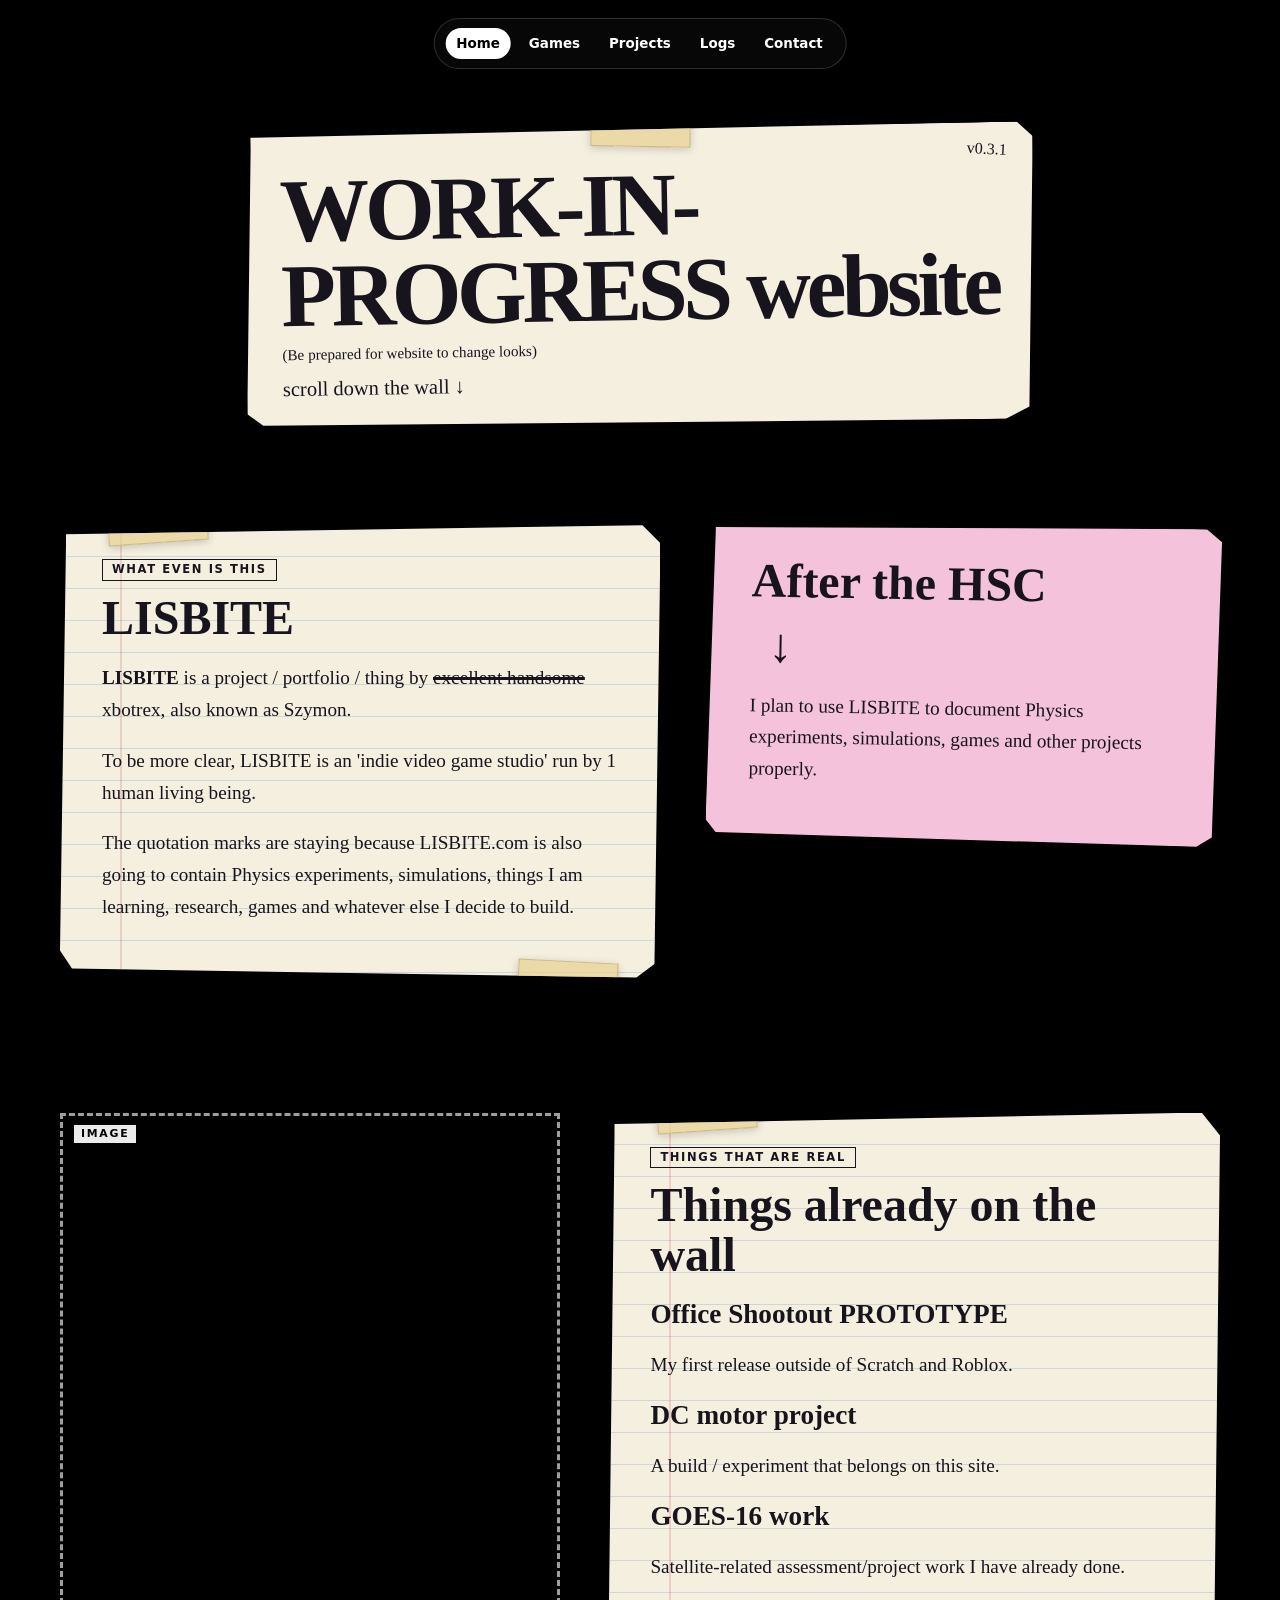
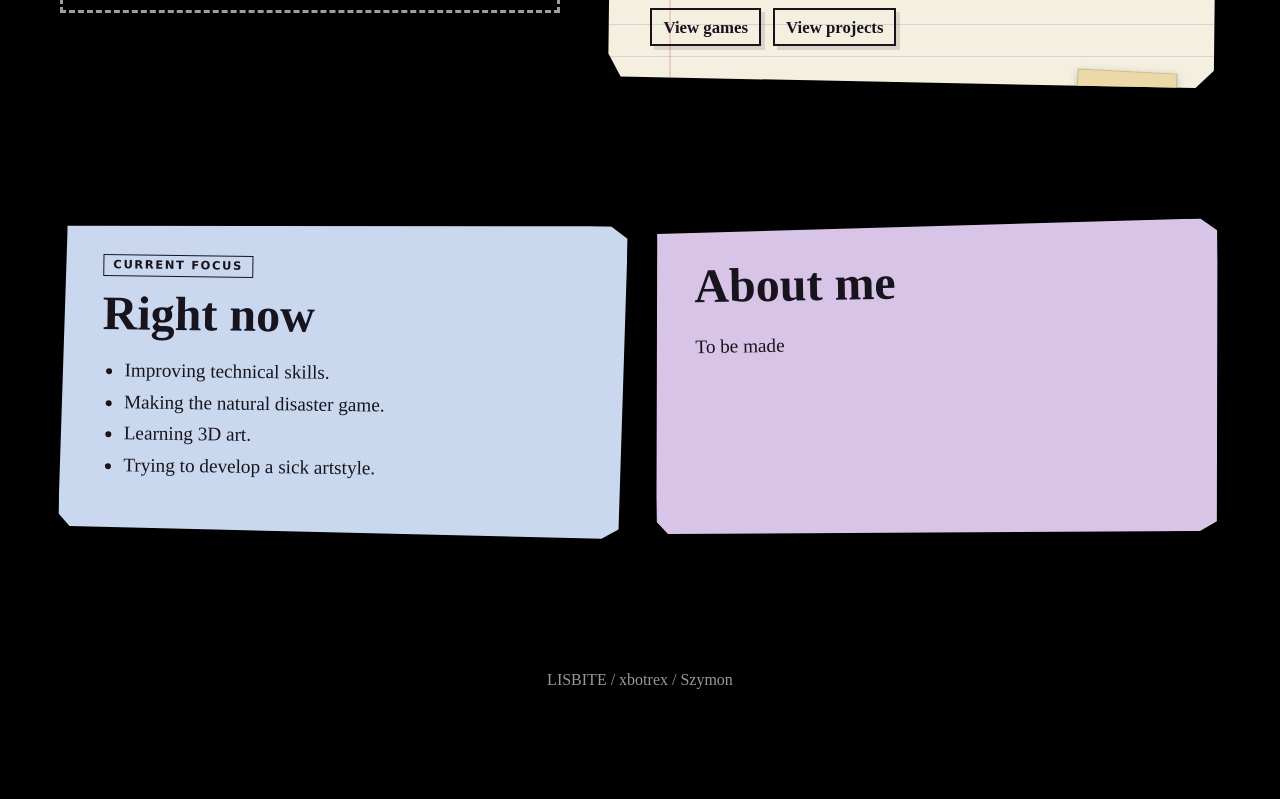
<file: index.html>
<!doctype html>
<html lang="en">
<head>

<meta charset="utf-8">
<meta name="viewport" content="width=device-width, initial-scale=1">
<meta name="theme-color" content="#000000">
<link rel="stylesheet" href="/styles.css">

<title>LISBITE — Work in Progress</title>
<meta name="description" content="LISBITE is Szymon's project portfolio, game-development wall, Physics work and other things in progress.">
</head>
<body>
<nav class="wall-nav" aria-label="Main navigation"><a href="/" aria-current="page">Home</a><a href="/games/">Games</a><a href="/projects/">Projects</a><a href="/logs/">Logs</a><a href="/contact/">Contact</a></nav>
<main class="wall">
  <header class="wall-title">
    <span class="version">v0.3.1</span>
    <h1>WORK-IN-PROGRESS website</h1>
    <p class="warning">(Be prepared for website to change looks)</p>
    <p>scroll down the wall ↓</p>
  </header>

  <section class="wall-row two">
    <article class="paper taped">
      <span class="page-tag">what even is this</span>
      <h2>LISBITE</h2>
      <p><strong>LISBITE</strong> is a project / portfolio / thing by <del>excellent handsome</del> xbotrex, also known as Szymon.</p>
      <p>To be more clear, LISBITE is an 'indie video game studio' run by 1 human living being.</p>
      <p>The quotation marks are staying because LISBITE.com is also going to contain Physics experiments, simulations, things I am learning, research, games and whatever else I decide to build.</p>
    </article>

    <article class="paper pink-note">
      <h2>After the HSC</h2>
      <span class="arrow-down">↓</span>
      <p>I plan to use LISBITE to document Physics experiments, simulations, games and other projects properly.</p>
    </article>
  </section>

  <section class="wall-row reverse">
    <div class="slot square" data-slot="IMAGE"></div>

    <article class="paper taped">
      <span class="page-tag">things that are real</span>
      <h2>Things already on the wall</h2>
      <h3>Office Shootout PROTOTYPE</h3>
      <p>My first release outside of Scratch and Roblox.</p>
      <h3>DC motor project</h3>
      <p>A build / experiment that belongs on this site.</p>
      <h3>GOES-16 work</h3>
      <p>Satellite-related assessment/project work I have already done.</p>
      <a class="marker-link" href="/games/">View games</a>
      <a class="marker-link" href="/projects/">View projects</a>
    </article>
  </section>

  <section class="note-grid two" style="margin-bottom:135px;">
    <article class="paper blue-note">
      <span class="page-tag">current focus</span>
      <h2>Right now</h2>
      <ul>
        <li>Improving technical skills.</li>
        <li>Making the natural disaster game.</li>
        <li>Learning 3D art.</li>
        <li>Trying to develop a sick artstyle.</li>
      </ul>
    </article>

    <article class="paper purple-note">
      <h2>About me</h2>
      <p>To be made</p>
    </article>
  </section>

  <div class="footer-mark">LISBITE / xbotrex / Szymon</div>
</main>
<script src="/script.js"></script>
</body>
</html>
</file>
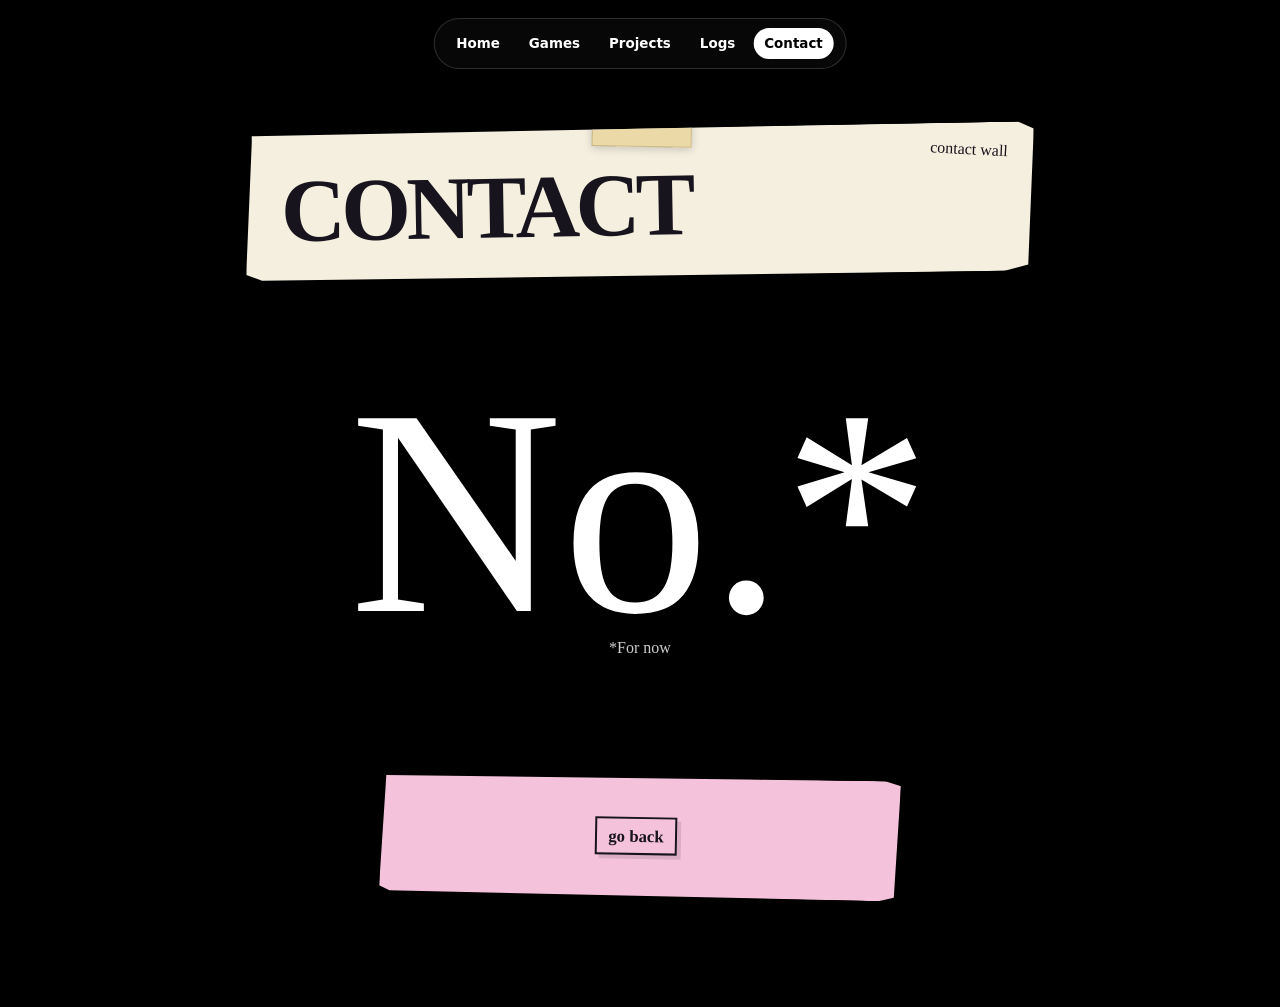
<file: contact/index.html>
<!doctype html>
<html lang="en">
<head>

<meta charset="utf-8">
<meta name="viewport" content="width=device-width, initial-scale=1">
<meta name="theme-color" content="#000000">
<link rel="stylesheet" href="/styles.css">

<title>Contact — LISBITE</title>
<meta name="description" content="Contact LISBITE.">
</head>
<body>
<nav class="wall-nav" aria-label="Main navigation"><a href="/">Home</a><a href="/games/">Games</a><a href="/projects/">Projects</a><a href="/logs/">Logs</a><a href="/contact/" aria-current="page">Contact</a></nav>
<main class="wall">
  <header class="wall-title">
    <span class="version">contact wall</span>
    <h1>CONTACT</h1>
  </header>

  <div class="contact-no">No.*</div>
  <div class="contact-note">*For now</div>

  <section class="paper pink-note" style="max-width:520px; margin:0 auto; text-align:center;">
    <a class="marker-link" href="/">go back</a>
  </section>
</main>
<script src="/script.js"></script>
</body>
</html>
</file>
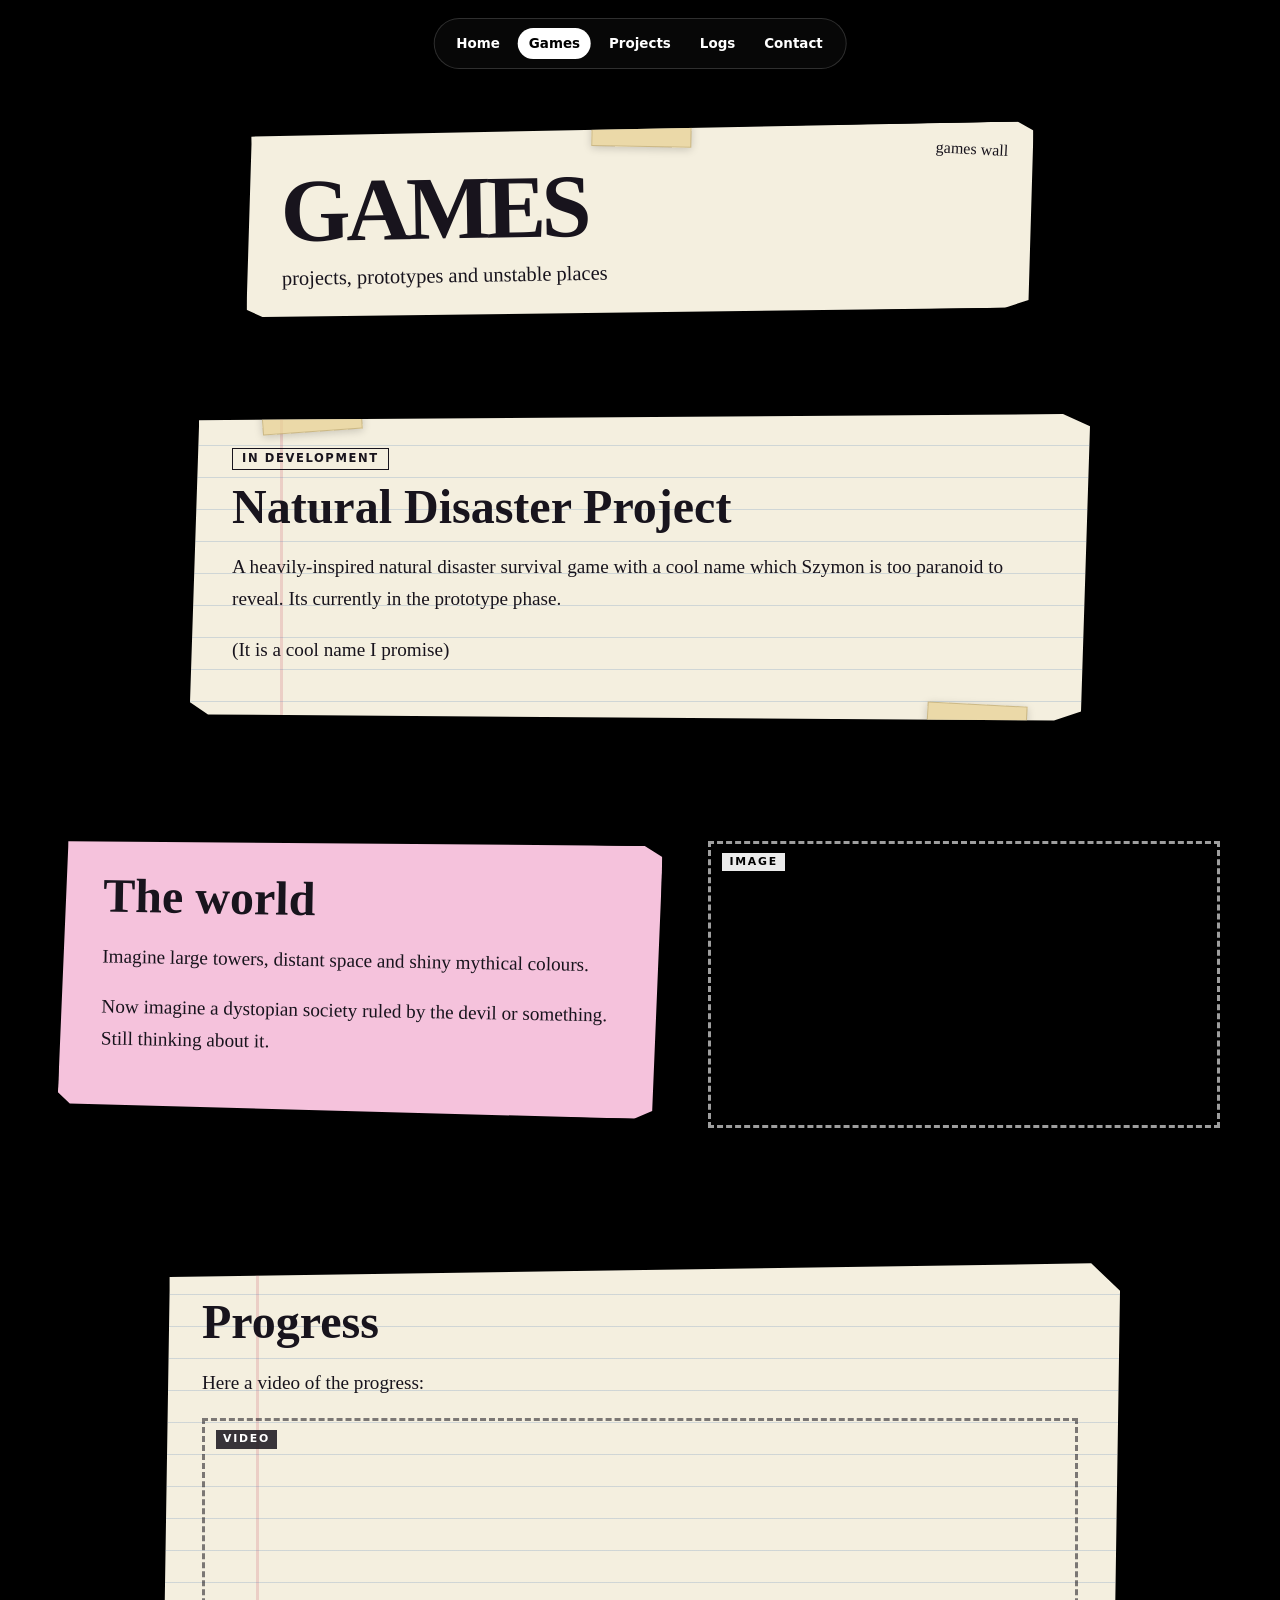
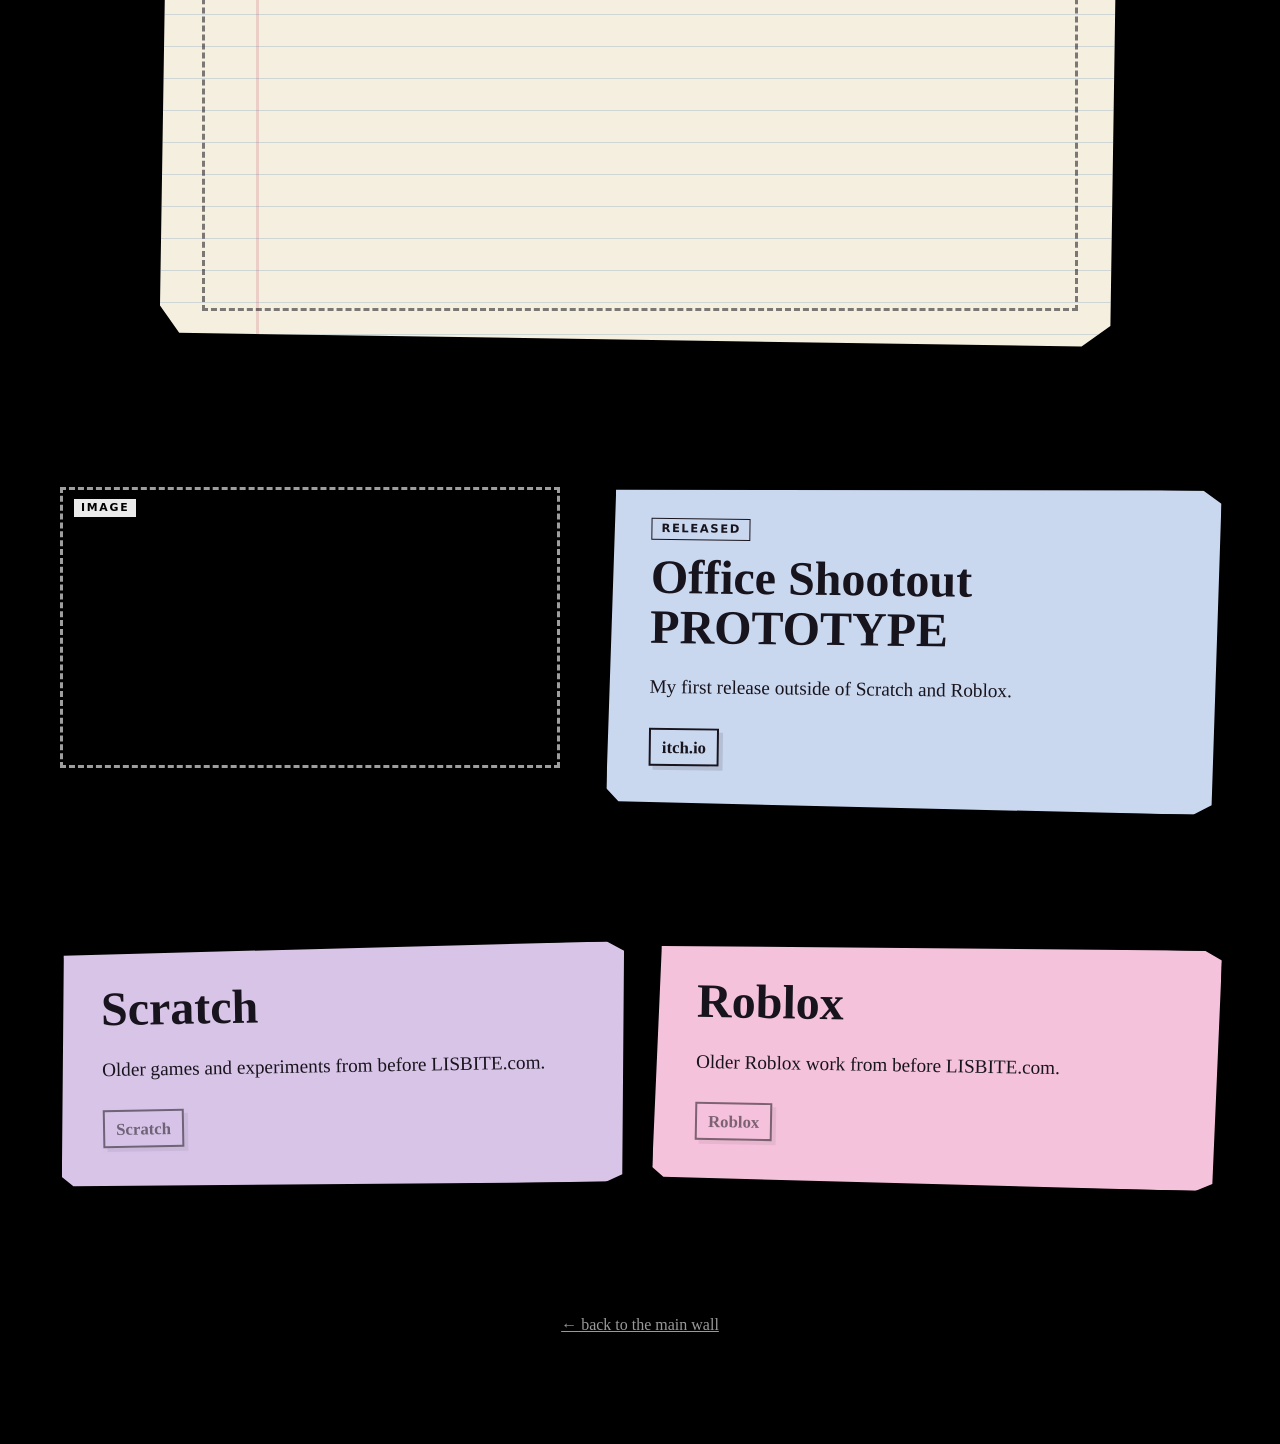
<file: games/index.html>
<!doctype html>
<html lang="en">
<head>

<meta charset="utf-8">
<meta name="viewport" content="width=device-width, initial-scale=1">
<meta name="theme-color" content="#000000">
<link rel="stylesheet" href="/styles.css">

<title>Games — LISBITE</title>
<meta name="description" content="Games and game-development work from LISBITE.">
</head>
<body>
<nav class="wall-nav" aria-label="Main navigation"><a href="/">Home</a><a href="/games/" aria-current="page">Games</a><a href="/projects/">Projects</a><a href="/logs/">Logs</a><a href="/contact/">Contact</a></nav>
<main class="wall">
  <header class="wall-title">
    <span class="version">games wall</span>
    <h1>GAMES</h1>
    <p>projects, prototypes and unstable places</p>
  </header>

  <section class="paper taped" style="max-width:900px; margin:0 auto 120px;">
    <span class="page-tag">in development</span>
    <h2>Natural Disaster Project</h2>
    <p>A heavily-inspired natural disaster survival game with a cool name which Szymon is too paranoid to reveal. Its currently in the prototype phase.</p>
    <p>(It is a cool name I promise)</p>
  </section>

  <section class="wall-row two">
    <article class="paper pink-note">
      <h2>The world</h2>
      <p>Imagine large towers, distant space and shiny mythical colours.</p>
      <p>Now imagine a dystopian society ruled by the devil or something. Still thinking about it.</p>
    </article>

    <div class="slot landscape" data-slot="IMAGE"></div>
  </section>

  <section class="paper" style="max-width:960px; margin:0 auto 140px;">
    <h2>Progress</h2>
    <p>Here a video of the progress:</p>
    <div class="slot landscape" data-slot="VIDEO"></div>
  </section>

  <section class="wall-row reverse">
    <div class="slot landscape" data-slot="IMAGE"></div>

    <article class="paper blue-note">
      <span class="page-tag">released</span>
      <h2>Office Shootout PROTOTYPE</h2>
      <p>My first release outside of Scratch and Roblox.</p>
      <a class="marker-link" href="https://xbotrex.itch.io/parkour-prototype" target="_blank" rel="noopener noreferrer">itch.io</a>
    </article>
  </section>

  <section class="note-grid two" style="margin-bottom:130px;">
    <article class="paper purple-note">
      <h2>Scratch</h2>
      <p>Older games and experiments from before LISBITE.com.</p>
      <span class="marker-button disabled">Scratch</span>
    </article>

    <article class="paper pink-note">
      <h2>Roblox</h2>
      <p>Older Roblox work from before LISBITE.com.</p>
      <span class="marker-button disabled">Roblox</span>
    </article>
  </section>

  <div class="footer-mark"><a href="/">← back to the main wall</a></div>
</main>
<script src="/script.js"></script>
</body>
</html>
</file>
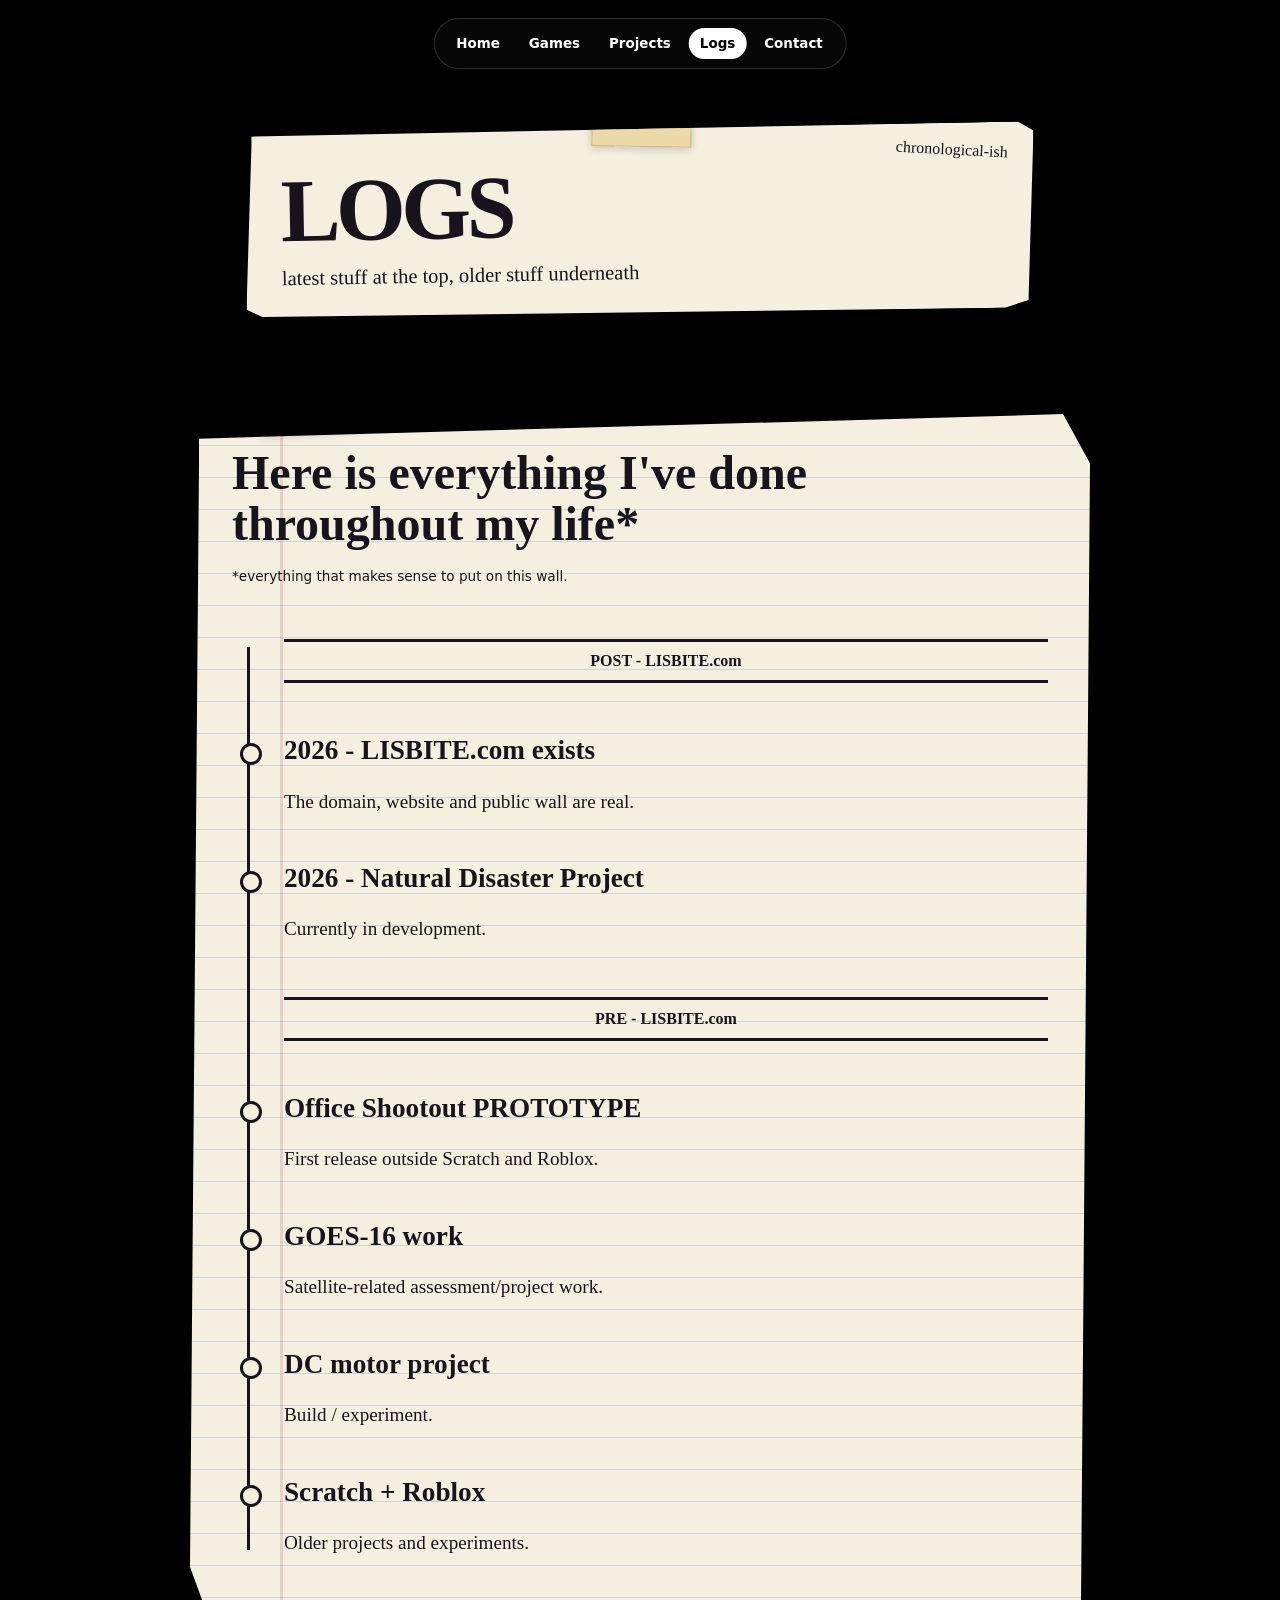
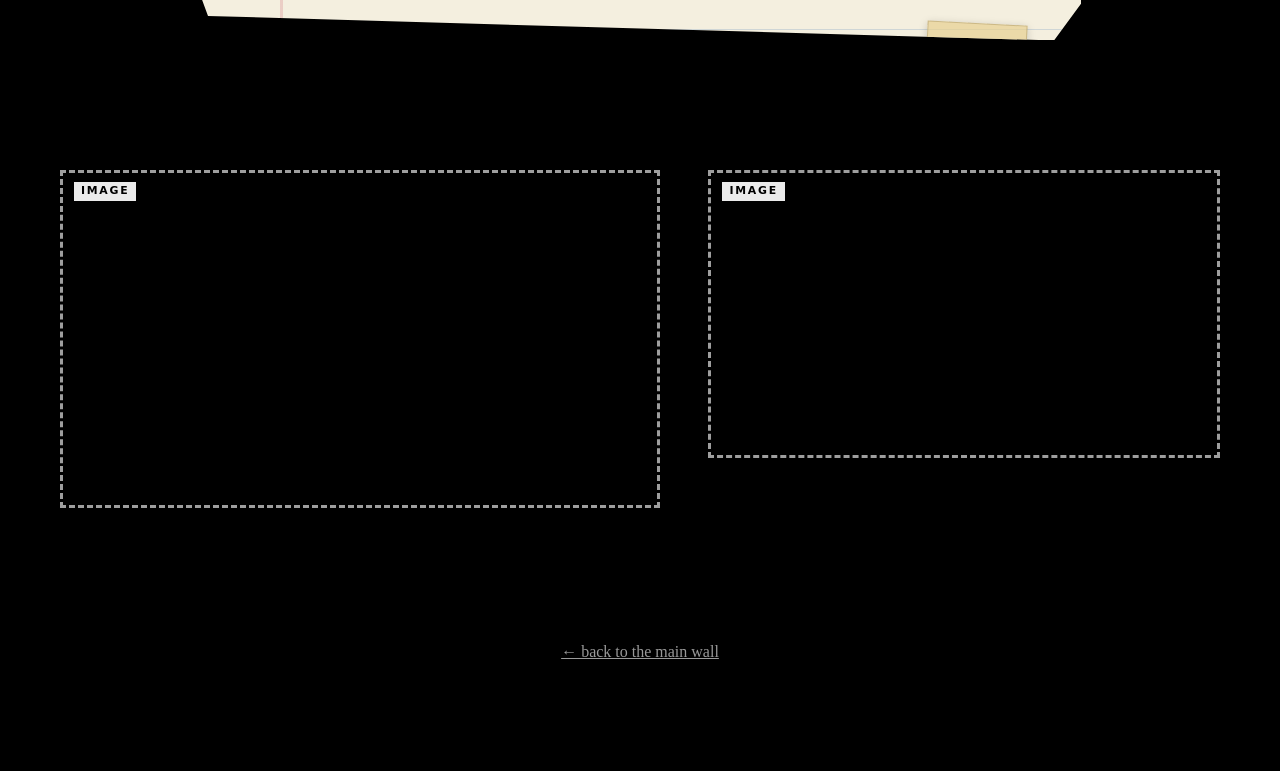
<file: logs/index.html>
<!doctype html>
<html lang="en">
<head>

<meta charset="utf-8">
<meta name="viewport" content="width=device-width, initial-scale=1">
<meta name="theme-color" content="#000000">
<link rel="stylesheet" href="/styles.css">

<title>Logs — LISBITE</title>
<meta name="description" content="A growing timeline of LISBITE projects and older work.">
</head>
<body>
<nav class="wall-nav" aria-label="Main navigation"><a href="/">Home</a><a href="/games/">Games</a><a href="/projects/">Projects</a><a href="/logs/" aria-current="page">Logs</a><a href="/contact/">Contact</a></nav>
<main class="wall">
  <header class="wall-title">
    <span class="version">chronological-ish</span>
    <h1>LOGS</h1>
    <p>latest stuff at the top, older stuff underneath</p>
  </header>

  <section class="paper taped" style="max-width:900px; margin:0 auto 130px;">
    <h2>Here is everything I've done throughout my life*</h2>
    <p style="font-family:var(--ui); font-size:.85rem;">*everything that makes sense to put on this wall.</p>

    <div class="timeline">
      <div class="timeline-divider">POST - LISBITE.com</div>

      <div class="timeline-item">
        <h3>2026 - LISBITE.com exists</h3>
        <p>The domain, website and public wall are real.</p>
      </div>

      <div class="timeline-item">
        <h3>2026 - Natural Disaster Project</h3>
        <p>Currently in development.</p>
      </div>

      <div class="timeline-divider">PRE - LISBITE.com</div>

      <div class="timeline-item">
        <h3>Office Shootout PROTOTYPE</h3>
        <p>First release outside Scratch and Roblox.</p>
      </div>

      <div class="timeline-item">
        <h3>GOES-16 work</h3>
        <p>Satellite-related assessment/project work.</p>
      </div>

      <div class="timeline-item">
        <h3>DC motor project</h3>
        <p>Build / experiment.</p>
      </div>

      <div class="timeline-item">
        <h3>Scratch + Roblox</h3>
        <p>Older projects and experiments.</p>
      </div>
    </div>
  </section>

  <section class="wall-row two">
    <div class="slot landscape" data-slot="IMAGE"></div>
    <div class="slot landscape" data-slot="IMAGE"></div>
  </section>

  <div class="footer-mark"><a href="/">← back to the main wall</a></div>
</main>
<script src="/script.js"></script>
</body>
</html>
</file>
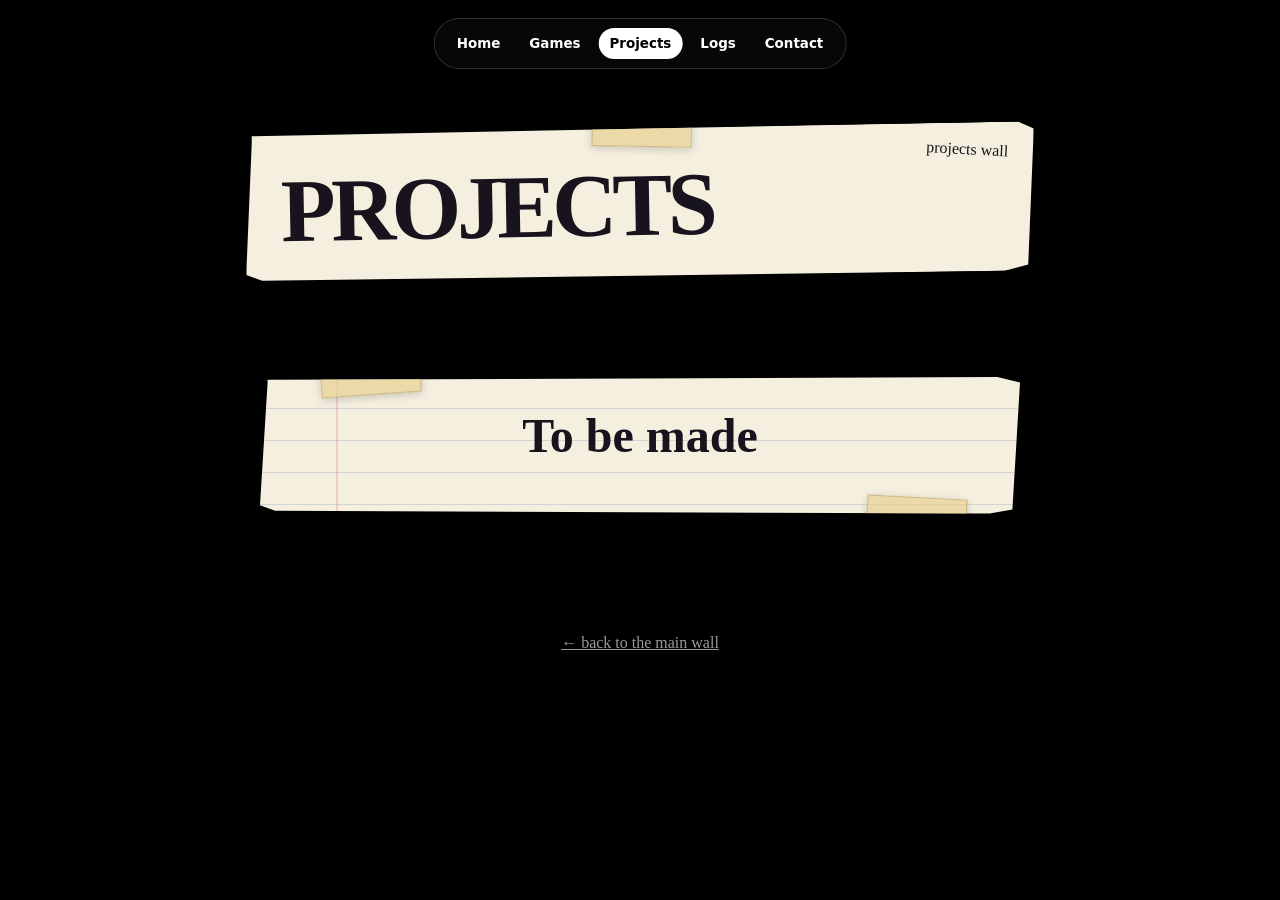
<file: projects/index.html>
<!doctype html>
<html lang="en">
<head>

<meta charset="utf-8">
<meta name="viewport" content="width=device-width, initial-scale=1">
<meta name="theme-color" content="#000000">
<link rel="stylesheet" href="/styles.css">

<title>Projects — LISBITE</title>
<meta name="description" content="LISBITE projects.">
</head>
<body>
<nav class="wall-nav" aria-label="Main navigation"><a href="/">Home</a><a href="/games/">Games</a><a href="/projects/" aria-current="page">Projects</a><a href="/logs/">Logs</a><a href="/contact/">Contact</a></nav>
<main class="wall">
  <header class="wall-title">
    <span class="version">projects wall</span>
    <h1>PROJECTS</h1>
  </header>

  <section class="paper taped" style="max-width:760px; margin:0 auto 120px; text-align:center;">
    <h2>To be made</h2>
  </section>

  <div class="footer-mark"><a href="/">← back to the main wall</a></div>
</main>
<script src="/script.js"></script>
</body>
</html>
</file>
<file: styles.css>
:root {
  --pink: #d60270;
  --purple: #9b4f96;
  --blue: #0038a8;

  --ink: #18141d;
  --paper: #f4efdf;
  --pink-paper: #f5c2dc;
  --purple-paper: #d8c4e7;
  --blue-paper: #c9d7ef;

  --hand: "Segoe Print", "Bradley Hand", "Comic Sans MS", cursive;
  --ui: Inter, ui-sans-serif, system-ui, -apple-system, BlinkMacSystemFont, "Segoe UI", sans-serif;
  --shadow: 0 18px 44px rgba(0,0,0,.48);
}

* { box-sizing: border-box; }

html { scroll-behavior: smooth; }

body {
  margin: 0;
  background: #000;
  color: white;
  font-family: var(--ui);
  overflow-x: hidden;
}

a { color: inherit; }

.wall-nav {
  position: fixed;
  top: 18px;
  left: 50%;
  transform: translateX(-50%);
  z-index: 100;
  display: flex;
  gap: 7px;
  padding: 9px 11px;
  background: rgba(8,8,8,.92);
  border: 1px solid rgba(255,255,255,.16);
  border-radius: 999px;
}

.wall-nav a {
  text-decoration: none;
  font-weight: 800;
  font-size: .84rem;
  padding: 8px 11px;
  border-radius: 999px;
}

.wall-nav a:hover,
.wall-nav a[aria-current="page"] {
  background: white;
  color: black;
}

.wall {
  width: min(1160px, calc(100% - 32px));
  margin: 0 auto;
  padding: 118px 0 110px;
}

.wall-title {
  position: relative;
  width: min(790px, 94%);
  margin: 10px auto 100px;
  padding: 34px 36px 30px;
  color: var(--ink);
  background: var(--paper);
  font-family: var(--hand);
  box-shadow: var(--shadow);
  transform: rotate(-1deg);
  clip-path: polygon(1% 1%, 98% 0, 100% 5%, 99% 96%, 96% 100%, 2% 98%, 0 94%, 1% 5%);
}

.wall-title::before,
.paper.taped::before,
.paper.taped::after {
  content: "";
  position: absolute;
  width: 98px;
  height: 25px;
  background: rgba(232,210,147,.72);
  border: 1px solid rgba(107,84,28,.25);
  box-shadow: 0 2px 8px rgba(0,0,0,.18);
}

.wall-title::before {
  top: -8px;
  left: 44%;
  transform: rotate(2deg);
}

.wall-title h1 {
  margin: 0;
  font-size: clamp(2.5rem, 7vw, 5.6rem);
  line-height: .95;
  font-weight: 800;
  letter-spacing: -.05em;
}

.wall-title .version {
  position: absolute;
  top: 18px;
  right: 26px;
  font-size: 1rem;
  transform: rotate(4deg);
}

.wall-title p {
  margin: 14px 0 0;
  font-size: clamp(1rem, 2.2vw, 1.28rem);
}

.wall-title .warning {
  margin-top: 8px;
  font-size: .95rem;
}

.paper {
  position: relative;
  color: var(--ink);
  background:
    repeating-linear-gradient(
      to bottom,
      transparent 0 31px,
      rgba(77,124,181,.22) 31px 32px
    ),
    linear-gradient(90deg, transparent 0 10%, rgba(199,74,95,.20) 10% 10.3%, transparent 10.3%),
    var(--paper);
  box-shadow: var(--shadow);
  padding: 34px 42px 36px;
  font-family: var(--hand);
  clip-path: polygon(1% 2%, 97% 0, 100% 4%, 99% 97%, 96% 100%, 2% 98%, 0 94%, 1% 4%);
}

.paper.pink-note {
  background: var(--pink-paper);
  transform: rotate(1deg);
}

.paper.purple-note {
  background: var(--purple-paper);
  transform: rotate(-1deg);
}

.paper.blue-note {
  background: var(--blue-paper);
  transform: rotate(.7deg);
}

.paper h2 {
  margin: 0 0 16px;
  font-size: clamp(1.8rem, 4vw, 3rem);
  line-height: 1.05;
}

.paper h3 {
  margin: 18px 0 8px;
  font-size: clamp(1.25rem, 2.4vw, 1.7rem);
}

.paper p,
.paper li {
  font-size: clamp(1rem, 1.9vw, 1.2rem);
  line-height: 1.65;
}

.paper ul {
  padding-left: 1.4em;
}

.paper.taped::before {
  top: -9px;
  left: 8%;
  transform: rotate(-4deg);
}

.paper.taped::after {
  bottom: -10px;
  right: 7%;
  transform: rotate(3deg);
}

.paper del {
  text-decoration-thickness: .18em;
}

.page-tag {
  display: inline-block;
  margin-bottom: 12px;
  padding: 4px 9px;
  border: 1px solid currentColor;
  font: 800 .72rem/1 var(--ui);
  letter-spacing: .14em;
  text-transform: uppercase;
}

.wall-row {
  display: grid;
  align-items: start;
  gap: 48px;
  margin: 0 0 135px;
}

.wall-row.two { grid-template-columns: 1.08fr .92fr; }
.wall-row.reverse { grid-template-columns: .9fr 1.1fr; }

.note-grid {
  display: grid;
  gap: 28px;
}

.note-grid.two {
  grid-template-columns: repeat(2, minmax(0,1fr));
}

.slot {
  position: relative;
  min-height: 260px;
  border: 3px dashed rgba(255,255,255,.62);
  background: transparent;
}

.paper .slot {
  border-color: rgba(24,20,29,.55);
}

.slot::after {
  content: attr(data-slot);
  position: absolute;
  top: 9px;
  left: 11px;
  padding: 4px 7px;
  font: 800 .68rem/1 var(--ui);
  letter-spacing: .16em;
  background: rgba(255,255,255,.92);
  color: black;
}

.paper .slot::after {
  background: rgba(24,20,29,.85);
  color: white;
}

.slot.landscape { aspect-ratio: 16 / 9; min-height: 0; }
.slot.square { aspect-ratio: 1; min-height: 0; }

.marker-link,
.marker-button {
  display: inline-block;
  width: fit-content;
  margin: 6px 8px 6px 0;
  padding: 8px 11px 6px;
  color: var(--ink);
  text-decoration: none;
  font-family: var(--hand);
  font-size: 1.05rem;
  font-weight: 800;
  border: 2px solid var(--ink);
  background: transparent;
  box-shadow: 4px 4px 0 rgba(24,20,29,.12);
}

.marker-link:hover {
  background: var(--ink);
  color: var(--paper);
}

.marker-button.disabled {
  opacity: .55;
  cursor: default;
}

.big-link {
  display: inline-block;
  margin-top: 8px;
  color: var(--ink);
  font-family: var(--hand);
  font-size: clamp(1.4rem, 3vw, 2.3rem);
  font-weight: 900;
  text-decoration-thickness: .12em;
  text-underline-offset: .14em;
}

.arrow-down {
  display: block;
  font-family: var(--hand);
  font-size: 3rem;
  line-height: 1;
  margin: 6px 0 10px 18px;
}

.timeline {
  position: relative;
  margin-top: 34px;
  padding-left: 52px;
}

.timeline::before {
  content: "";
  position: absolute;
  left: 15px;
  top: 8px;
  bottom: 8px;
  width: 3px;
  background: var(--ink);
}

.timeline-item {
  position: relative;
  margin-bottom: 46px;
}

.timeline-item::before {
  content: "";
  position: absolute;
  left: -44px;
  top: 8px;
  width: 16px;
  height: 16px;
  border-radius: 50%;
  border: 3px solid var(--ink);
  background: var(--paper);
}

.timeline-divider {
  margin: 52px 0;
  padding: 10px 14px;
  border-top: 3px solid var(--ink);
  border-bottom: 3px solid var(--ink);
  font-weight: 900;
  text-align: center;
}

.contact-no {
  font-family: var(--hand);
  font-size: clamp(8rem, 23vw, 19rem);
  line-height: .82;
  text-align: center;
  margin: 115px 0 5px;
}

.contact-note {
  font-family: var(--hand);
  text-align: center;
  font-size: 1rem;
  opacity: .8;
  margin-bottom: 120px;
}

.footer-mark {
  margin-top: 110px;
  text-align: center;
  font-family: var(--hand);
  opacity: .6;
}

@media (max-width: 860px) {
  .wall-nav {
    width: calc(100% - 20px);
    overflow-x: auto;
    justify-content: flex-start;
    border-radius: 16px;
  }

  .wall {
    width: min(100% - 20px, 720px);
    padding-top: 108px;
  }

  .wall-row.two,
  .wall-row.reverse,
  .note-grid.two {
    grid-template-columns: 1fr;
  }

  .wall-row {
    gap: 26px;
    margin-bottom: 90px;
  }

  .paper {
    padding: 28px 26px 30px;
  }

  .paper.pink-note,
  .paper.purple-note,
  .paper.blue-note {
    transform: none;
  }
}
</file>
